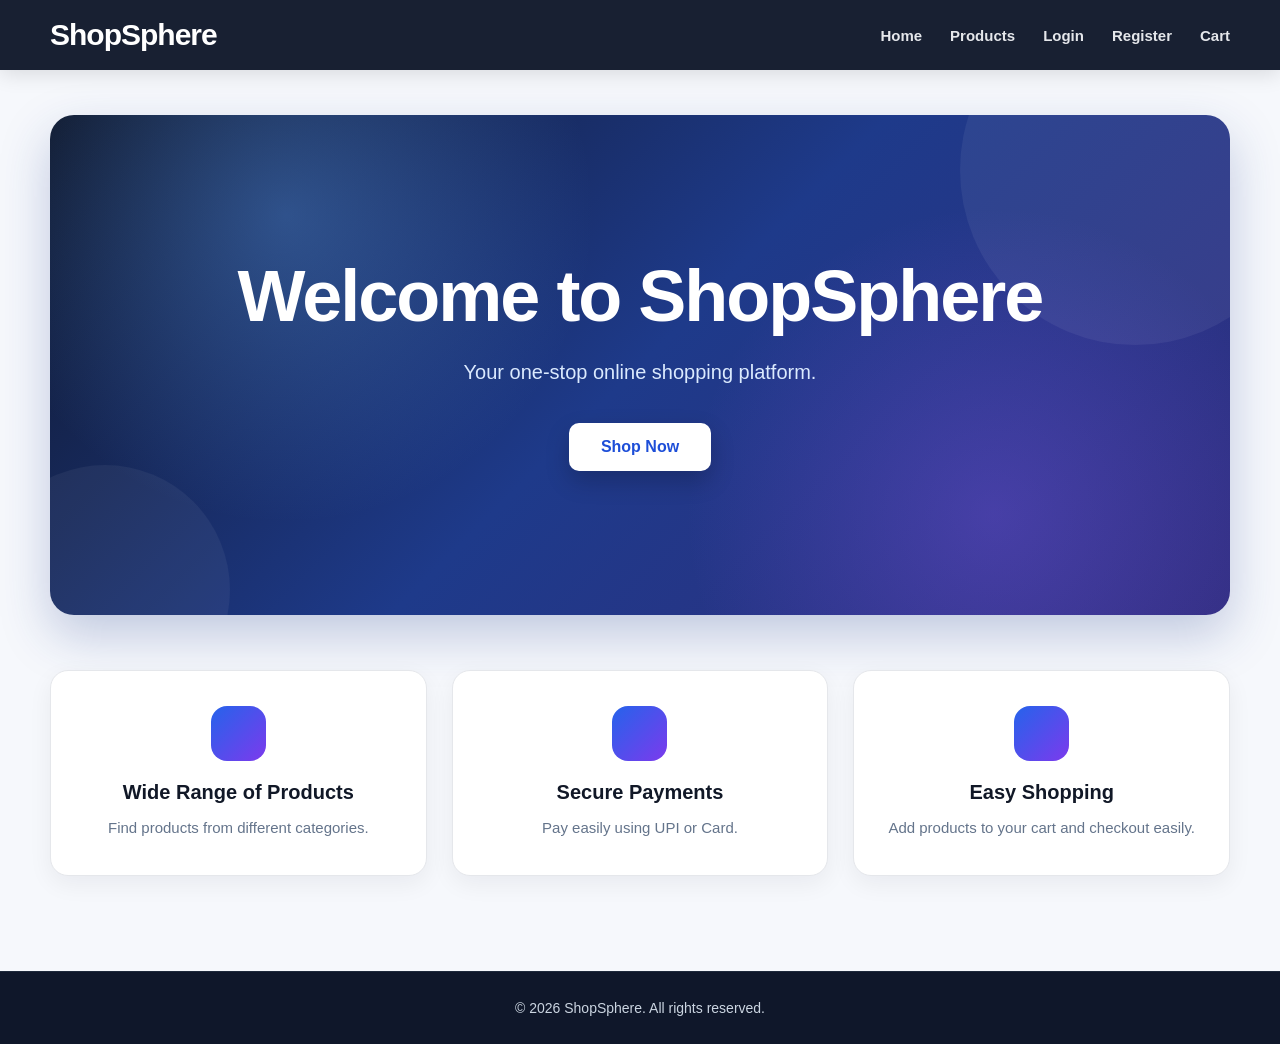
<file: src/main/webapp/index.html>
<!DOCTYPE html>
<html lang="en">

<head>
    <meta charset="UTF-8">
    <meta name="viewport" content="width=device-width, initial-scale=1.0">

    <title>ShopSphere - Online Shopping</title>

    <link rel="stylesheet" href="css/style.css">
</head>

<body>

    <header>
        <h1>ShopSphere</h1>

        <nav>
            <a href="index.html">Home</a>
            <a href="products.html">Products</a>
            <a href="login.html">Login</a>
            <a href="register.html">Register</a>
            <a href="cart.html">Cart</a>
        </nav>
    </header>

    <main>

        <section class="hero">

            <h2>Welcome to ShopSphere</h2>

            <p>
                Your one-stop online shopping platform.
            </p>

            <a href="products.html">
                <button>Shop Now</button>
            </a>

        </section>

        <section class="features">

            <div>
                <h3>Wide Range of Products</h3>
                <p>Find products from different categories.</p>
            </div>

            <div>
                <h3>Secure Payments</h3>
                <p>Pay easily using UPI or Card.</p>
            </div>

            <div>
                <h3>Easy Shopping</h3>
                <p>Add products to your cart and checkout easily.</p>
            </div>

        </section>

    </main>

    <footer>

        <p>
            &copy; 2026 ShopSphere. All rights reserved.
        </p>

    </footer>

    <script src="js/main.js"></script>

</body>

</html>
</file>
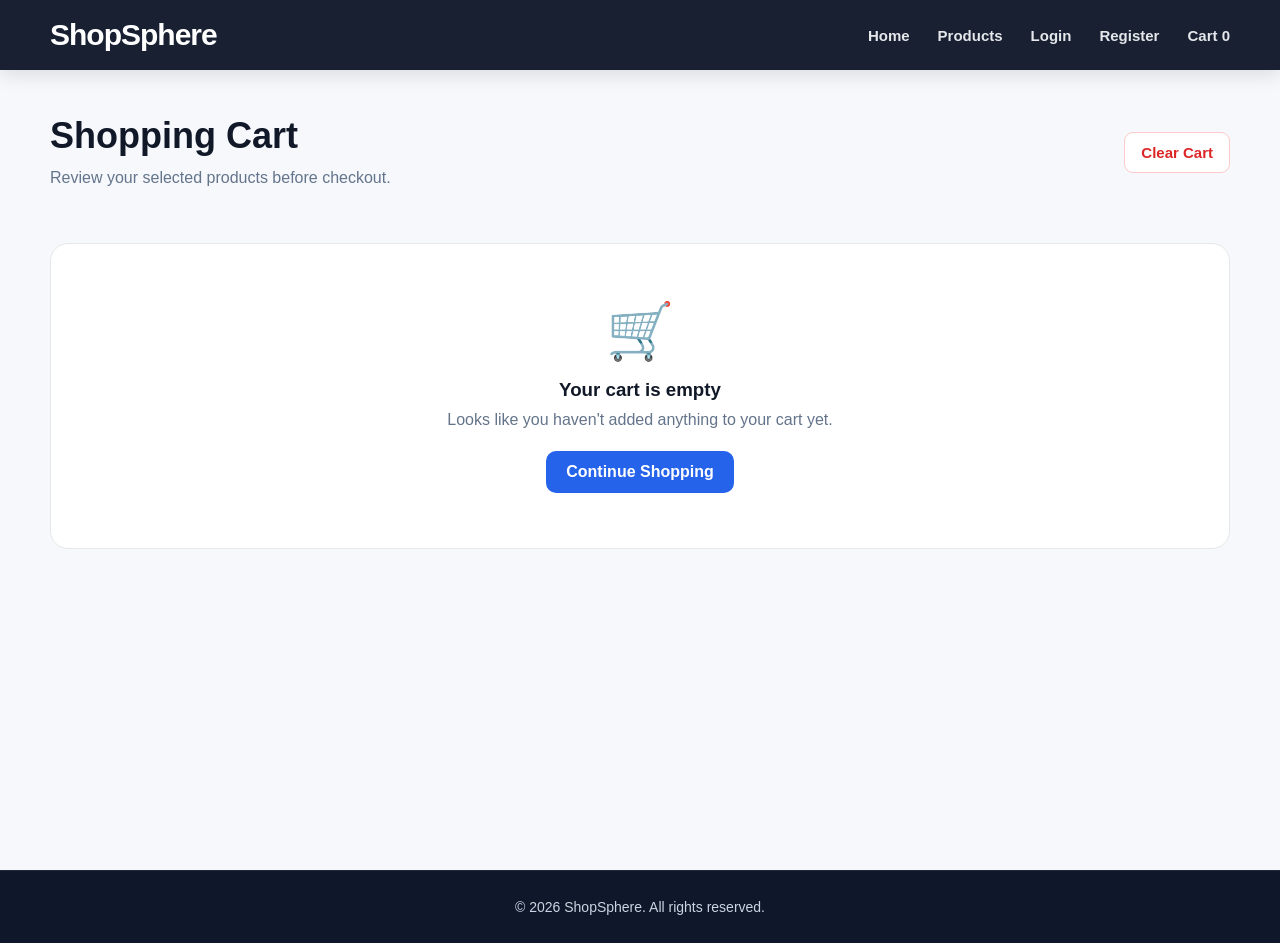
<file: src/main/webapp/cart.html>
<!DOCTYPE html>
<html lang="en">

<head>
    <meta charset="UTF-8">
    <meta name="viewport" content="width=device-width, initial-scale=1.0">

    <title>Cart - ShopSphere</title>

    <link rel="stylesheet" href="css/style.css">
    <link rel="stylesheet" href="css/cart.css">
</head>

<body>

    <!-- =========================
         HEADER
    ========================== -->

    <header>

        <h1>ShopSphere</h1>

        <nav>

            <a href="index.html">Home</a>

            <a href="products.html">Products</a>

            <a href="login.html">Login</a>

            <a href="register.html">Register</a>

            <a href="cart.html">
                Cart
                <span id="cart-count">0</span>
            </a>

        </nav>

    </header>


    <!-- =========================
         MAIN
    ========================== -->

    <main>

        <section class="cart-section">

            <!-- CART HEADING -->

            <div class="cart-heading">

                <div>

                    <h2>Shopping Cart</h2>

                    <p id="cart-subtitle">
                        Review your selected products before checkout.
                    </p>

                </div>


                <button id="clear-cart" class="clear-cart-btn" type="button">

                    Clear Cart

                </button>

            </div>


            <!-- =========================
                 CART CONTENT
            ========================== -->

            <div id="cart-container">

                <!-- JavaScript will generate cart items here -->

            </div>


            <!-- =========================
                 EMPTY CART
            ========================== -->

            <div id="empty-cart" class="empty-cart" style="display: none;">

                <div class="empty-cart-icon">
                    🛒
                </div>

                <h3>
                    Your cart is empty
                </h3>

                <p>
                    Looks like you haven't added anything to your cart yet.
                </p>

                <a href="products.html">
                    Continue Shopping
                </a>

            </div>


            <!-- =========================
                 CART SUMMARY
            ========================== -->

            <div id="cart-summary" class="cart-summary" style="display: none;">

                <div class="summary-row">

                    <span>
                        Items
                    </span>

                    <strong id="summary-items">
                        0
                    </strong>

                </div>


                <div class="summary-row">

                    <span>
                        Subtotal
                    </span>

                    <strong id="summary-subtotal">
                        ₹0
                    </strong>

                </div>


                <div class="summary-row">

                    <span>
                        Shipping
                    </span>

                    <strong id="summary-shipping">
                        FREE
                    </strong>

                </div>


                <div class="summary-divider"></div>


                <div class="summary-total">

                    <span>
                        Total
                    </span>

                    <strong id="summary-total">
                        ₹0
                    </strong>

                </div>


                <a href="checkout.html" class="checkout-btn">

                    Proceed to Checkout

                </a>


                <a href="products.html" class="continue-shopping">

                    ← Continue Shopping

                </a>

            </div>

        </section>

    </main>


    <!-- =========================
         FOOTER
    ========================== -->

    <footer>

        <p>
            &copy; 2026 ShopSphere. All rights reserved.
        </p>

    </footer>


    <!-- CART JAVASCRIPT -->

    <script src="js/cart.js"></script>

</body>

</html>
</file>
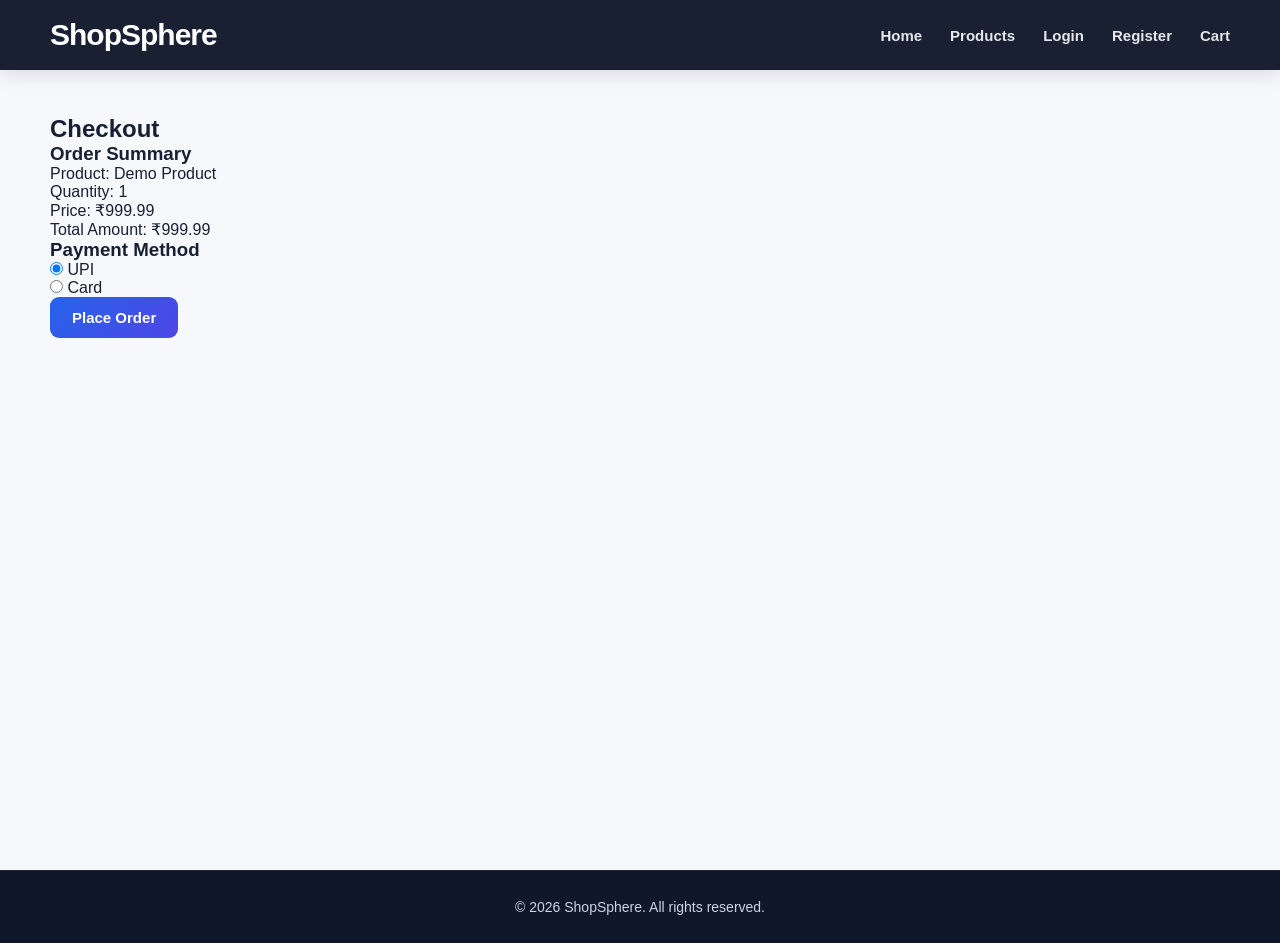
<file: src/main/webapp/checkout.html>
<!DOCTYPE html>
<html lang="en">

<head>
    <meta charset="UTF-8">
    <meta name="viewport" content="width=device-width, initial-scale=1.0">

    <title>Checkout - ShopSphere</title>

    <link rel="stylesheet" href="css/style.css">
    <link rel="stylesheet" href="css/cart.css">
</head>

<body>

    <header>

        <h1>ShopSphere</h1>

        <nav>
            <a href="index.html">Home</a>
            <a href="products.html">Products</a>
            <a href="login.html">Login</a>
            <a href="register.html">Register</a>
            <a href="cart.html">Cart</a>
        </nav>

    </header>

    <main>

        <section class="checkout-section">

            <h2>Checkout</h2>

            <div class="checkout-container">

                <div class="order-summary">

                    <h3>Order Summary</h3>

                    <p>
                        Product: Demo Product
                    </p>

                    <p>
                        Quantity: 1
                    </p>

                    <p>
                        Price: ₹999.99
                    </p>

                    <p class="total">
                        Total Amount: ₹999.99
                    </p>

                </div>

                <div class="payment-section">

                    <h3>Payment Method</h3>

                    <form action="checkout" method="post">

                        <input type="hidden" name="userId" value="1">

                        <input type="hidden" name="productId" value="1">

                        <input type="hidden" name="quantity" value="1">

                        <div class="payment-option">

                            <input type="radio" id="upi" name="paymentMethod" value="UPI" checked>

                            <label for="upi">
                                UPI
                            </label>

                        </div>

                        <div class="payment-option">

                            <input type="radio" id="card" name="paymentMethod" value="CARD">

                            <label for="card">
                                Card
                            </label>

                        </div>

                        <button type="submit">
                            Place Order
                        </button>

                    </form>

                </div>

            </div>

        </section>

    </main>

    <footer>

        <p>
            &copy; 2026 ShopSphere. All rights reserved.
        </p>

    </footer>

</body>

</html>
</file>
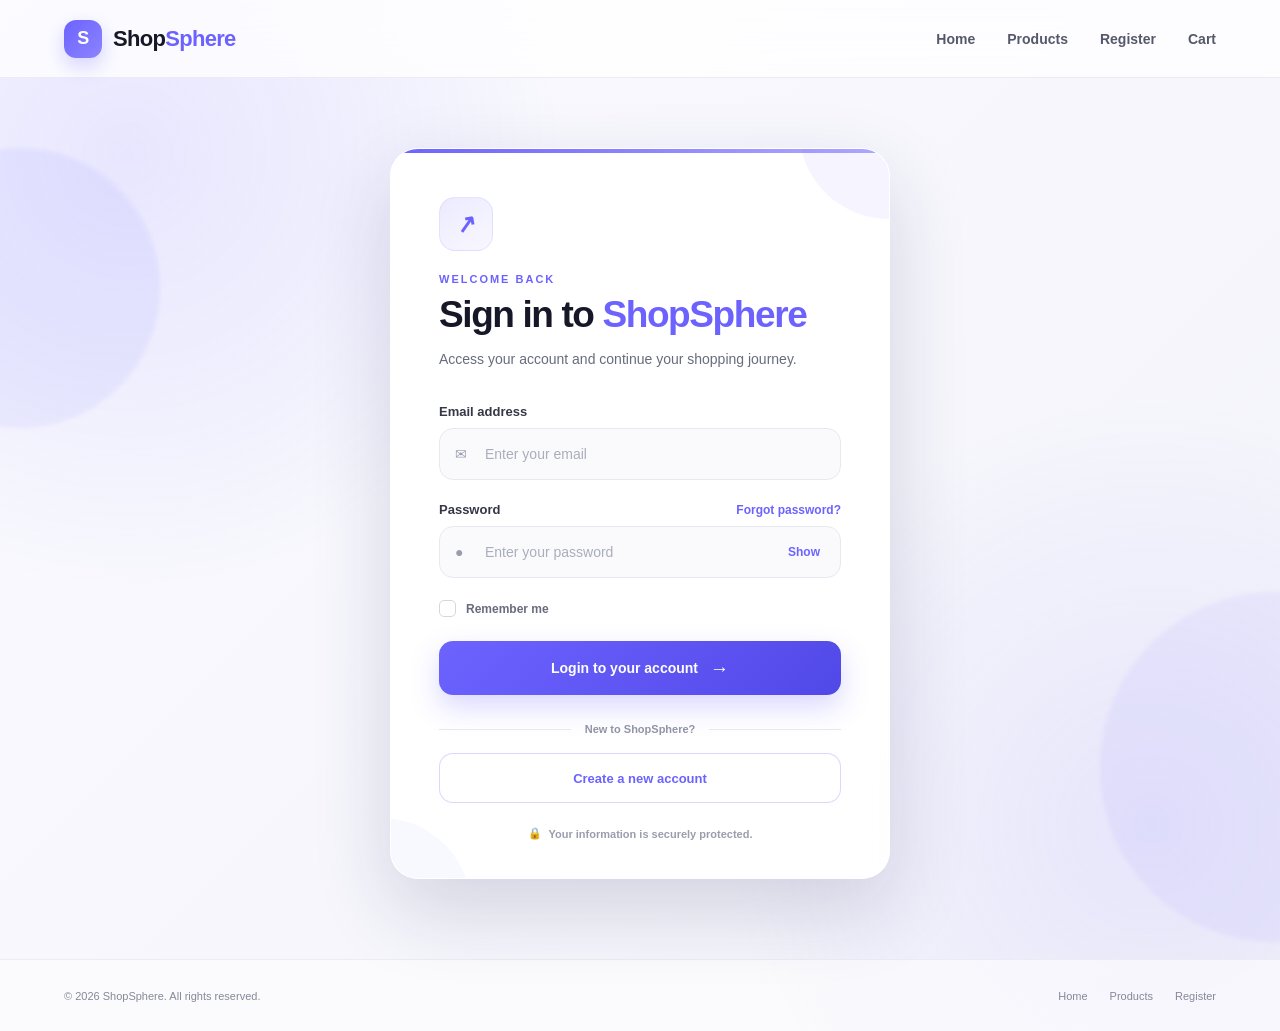
<file: src/main/webapp/login.html>
<!DOCTYPE html>
<html lang="en">

<head>
    <meta charset="UTF-8">
    <meta name="viewport" content="width=device-width, initial-scale=1.0">

    <title>Login - ShopSphere</title>

    <link rel="stylesheet" href="css/login.css">
</head>

<body>

    <header class="site-header">
        <a href="index.html" class="logo" aria-label="ShopSphere Home">
            <span class="logo-mark">S</span>
            <span>Shop<span>Sphere</span></span>
        </a>

        <nav class="main-nav" aria-label="Main navigation">
            <a href="index.html">Home</a>
            <a href="products.html">Products</a>
            <a href="register.html">Register</a>
            <a href="cart.html">Cart</a>
        </nav>
    </header>

    <main class="login-page">

        <section class="login-card" aria-labelledby="login-title">

            <div class="login-decoration decoration-one"></div>
            <div class="login-decoration decoration-two"></div>

            <div class="login-content">

                <div class="welcome-icon" aria-hidden="true">
                    <span>↗</span>
                </div>

                <p class="eyebrow">WELCOME BACK</p>

                <h1 id="login-title">Sign in to <span>ShopSphere</span></h1>

                <p class="login-subtitle">
                    Access your account and continue your shopping journey.
                </p>

                <form action="login" method="post" class="login-form">

                    <div class="form-group">
                        <label for="email">Email address</label>

                        <div class="input-wrapper">
                            <span class="input-icon" aria-hidden="true">✉</span>
                            <input type="email" id="email" name="email" placeholder="Enter your email"
                                autocomplete="email" required>
                        </div>
                    </div>

                    <div class="form-group">
                        <div class="password-label-row">
                            <label for="password">Password</label>
                            <a href="#" class="forgot-link">Forgot password?</a>
                        </div>

                        <div class="input-wrapper">
                            <span class="input-icon" aria-hidden="true">●</span>
                            <input type="password" id="password" name="password" placeholder="Enter your password"
                                autocomplete="current-password" required>
                            <button type="button" class="password-toggle" id="password-toggle"
                                aria-label="Show password">Show</button>
                        </div>
                    </div>

                    <label class="remember-me">
                        <input type="checkbox" name="remember">
                        <span class="custom-checkbox"></span>
                        <span>Remember me</span>
                    </label>

                    <button type="submit" class="login-button">
                        <span>Login to your account</span>
                        <span class="button-arrow" aria-hidden="true">→</span>
                    </button>

                </form>

                <div class="divider">
                    <span>New to ShopSphere?</span>
                </div>

                <a href="register.html" class="register-button">
                    Create a new account
                </a>

                <p class="security-note">
                    <span aria-hidden="true">🔒</span>
                    Your information is securely protected.
                </p>

            </div>
        </section>

    </main>

    <footer class="site-footer">
        <p>&copy; 2026 ShopSphere. All rights reserved.</p>

        <div class="footer-links">
            <a href="index.html">Home</a>
            <a href="products.html">Products</a>
            <a href="register.html">Register</a>
        </div>
    </footer>

    <script>
        const passwordInput = document.getElementById("password");
        const passwordToggle = document.getElementById("password-toggle");

        passwordToggle.addEventListener("click", () => {
            const isPassword = passwordInput.type === "password";

            passwordInput.type = isPassword ? "text" : "password";
            passwordToggle.textContent = isPassword ? "Hide" : "Show";
            passwordToggle.setAttribute(
                "aria-label",
                isPassword ? "Hide password" : "Show password"
            );
        });
    </script>

</body>

</html>
</file>
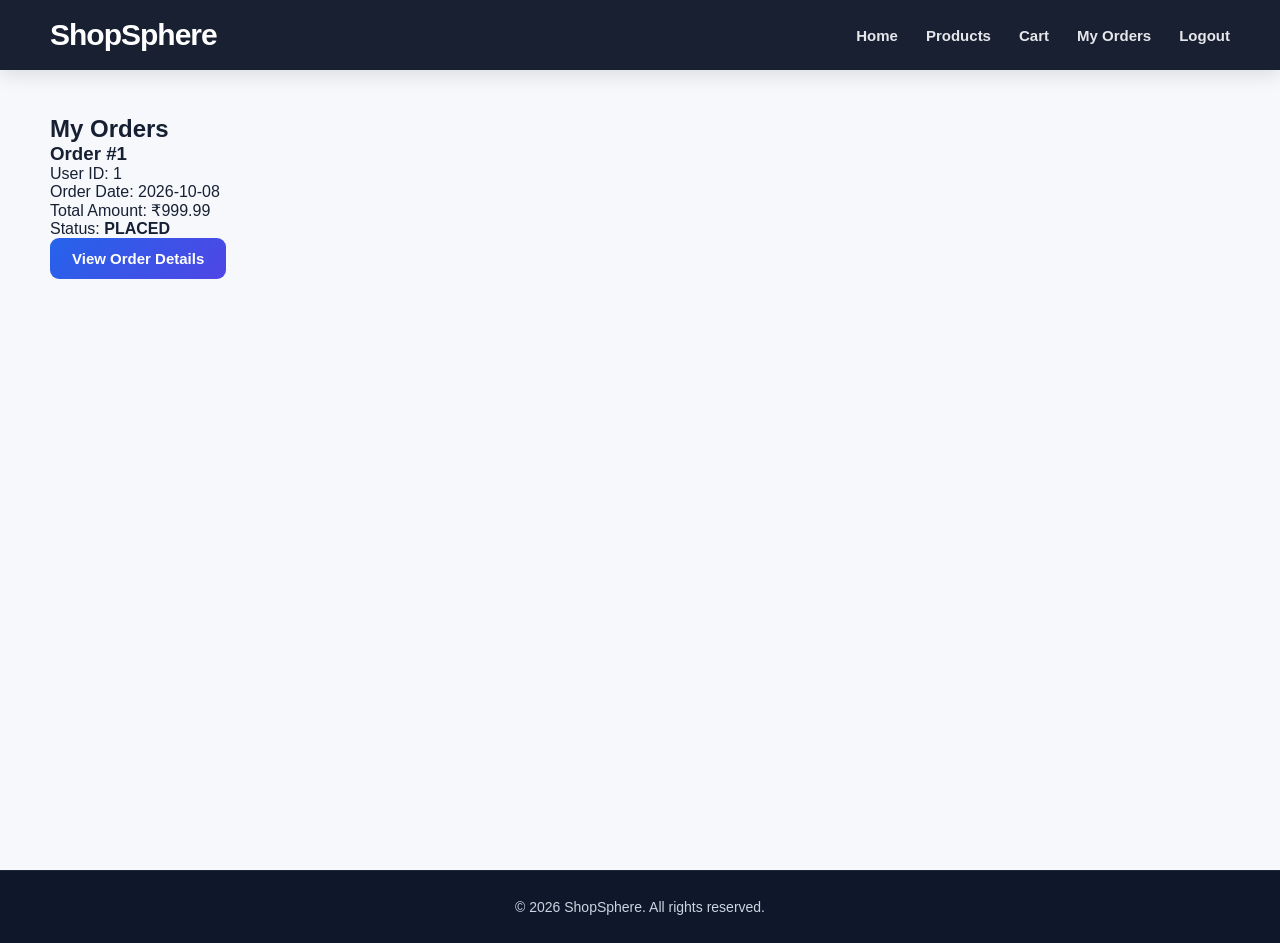
<file: src/main/webapp/orders.html>
<!DOCTYPE html>
<html lang="en">

<head>
    <meta charset="UTF-8">
    <meta name="viewport" content="width=device-width, initial-scale=1.0">

    <title>My Orders - ShopSphere</title>

    <link rel="stylesheet" href="css/style.css">
</head>

<body>

    <header>

        <h1>ShopSphere</h1>

        <nav>
            <a href="index.html">Home</a>
            <a href="products.html">Products</a>
            <a href="cart.html">Cart</a>
            <a href="orders.html">My Orders</a>
            <a href="logout">Logout</a>
        </nav>

    </header>

    <main>

        <section class="orders-section">

            <h2>My Orders</h2>

            <div class="order-card">

                <h3>Order #1</h3>

                <p>
                    User ID: 1
                </p>

                <p>
                    Order Date: 2026-10-08
                </p>

                <p>
                    Total Amount: ₹999.99
                </p>

                <p>
                    Status:
                    <strong>PLACED</strong>
                </p>

                <a href="orders?id=1">
                    <button>
                        View Order Details
                    </button>
                </a>

            </div>

        </section>

    </main>

    <footer>

        <p>
            &copy; 2026 ShopSphere. All rights reserved.
        </p>

    </footer>

</body>

</html>
</file>
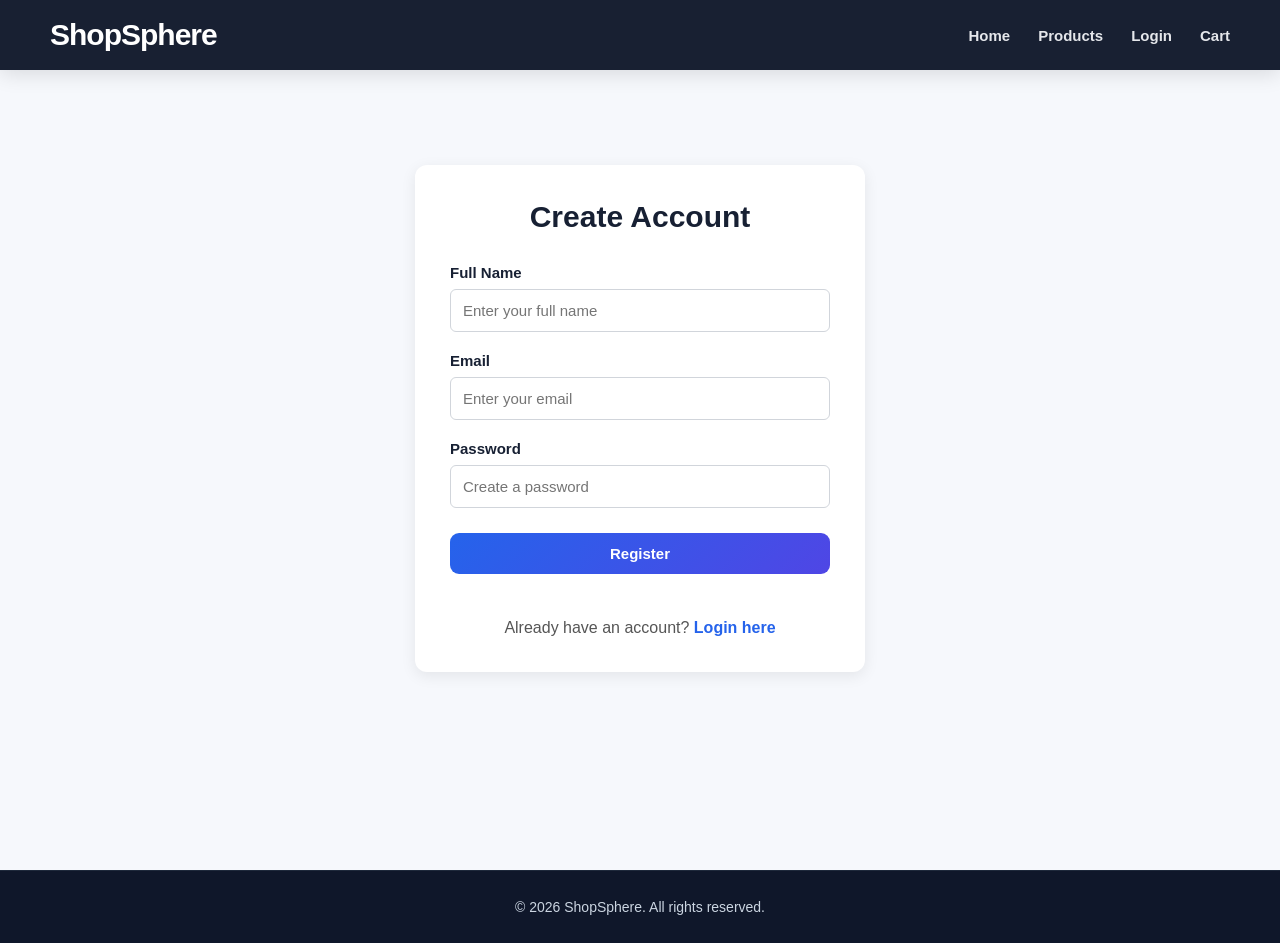
<file: src/main/webapp/register.html>
<!DOCTYPE html>
<html lang="en">

<head>
    <meta charset="UTF-8">
    <meta name="viewport" content="width=device-width, initial-scale=1.0">

    <title>Register - ShopSphere</title>

    <link rel="stylesheet" href="css/style.css">
    <link rel="stylesheet" href="css/auth.css">
</head>

<body>

    <header>
        <h1>ShopSphere</h1>

        <nav>
            <a href="index.html">Home</a>
            <a href="products.html">Products</a>
            <a href="login.html">Login</a>
            <a href="cart.html">Cart</a>
        </nav>
    </header>

    <main>
        <section class="auth-container">

            <h2>Create Account</h2>

            <form id="registerForm">

                <!-- Full Name -->
                <div class="form-group">
                    <label for="name">Full Name</label>

                    <input type="text" id="name" name="name" placeholder="Enter your full name" autocomplete="name"
                        maxlength="100" required>
                </div>

                <!-- Email -->
                <div class="form-group">
                    <label for="email">Email</label>

                    <input type="email" id="email" name="email" placeholder="Enter your email" autocomplete="email"
                        maxlength="150" required>
                </div>

                <!-- Password -->
                <div class="form-group">
                    <label for="password">Password</label>

                    <input type="password" id="password" name="password" placeholder="Create a password"
                        autocomplete="new-password" minlength="8" maxlength="128" required>
                </div>

                <!-- Register Button -->
                <button type="submit" id="registerButton">
                    Register
                </button>

                <!-- Server Message -->
                <p id="registerMessage" role="status" aria-live="polite">
                </p>

            </form>

            <p>
                Already have an account?
                <a href="login.html">Login here</a>
            </p>

        </section>
    </main>

    <footer>
        <p>&copy; 2026 ShopSphere. All rights reserved.</p>
    </footer>


    <script>

        /* =====================================================
           REGISTER FORM
        ===================================================== */

        const registerForm =
            document.getElementById("registerForm");

        const registerButton =
            document.getElementById("registerButton");

        const registerMessage =
            document.getElementById("registerMessage");


        /* =====================================================
           SHOW MESSAGE
        ===================================================== */

        function showMessage(message) {
            registerMessage.textContent = message;
        }


        /* =====================================================
           REGISTER
        ===================================================== */

        registerForm.addEventListener(
            "submit",
            async function (event) {

                event.preventDefault();

                showMessage("");

                registerButton.disabled = true;
                registerButton.textContent =
                    "Creating account...";


                try {

                    /*
                     * IMPORTANT:
                     * RegisterServlet is mapped to:
                     *
                     * @WebServlet("/register")
                     *
                     * Therefore we send the request to:
                     *
                     * register
                     */


                    const response = await fetch(
                        `${window.location.origin}/ShopSphere/register`,
                        {
                            method: "POST",
                            body: new FormData(registerForm)
                        }
                    );



                    /*
                     * Read the server response.
                     */

                    const contentType =
                        response.headers.get(
                            "content-type"
                        ) || "";


                    let result;


                    if (
                        contentType.includes(
                            "application/json"
                        )
                    ) {

                        result =
                            await response.json();

                    } else {

                        /*
                         * If Tomcat sends a normal
                         * error page instead of JSON,
                         * read it as text.
                         */

                        const text =
                            await response.text();

                        result = {
                            message:
                                text ||
                                "Server returned an unexpected response."
                        };
                    }


                    /*
                     * SUCCESS
                     */

                    if (response.ok) {

                        showMessage(
                            result.message ||
                            "Registration successful!"
                        );

                        registerForm.reset();

                    }


                    /*
                     * SERVER / VALIDATION ERROR
                     */

                    else {

                        showMessage(
                            result.message ||
                            "Registration failed. Please try again."
                        );
                    }

                }


                /*
                 * NETWORK ERROR
                 */

                catch (error) {

                    console.error(
                        "Registration error:",
                        error
                    );

                    showMessage(
                        "Unable to connect to the server. " +
                        "Please make sure Tomcat is running."
                    );

                }


                finally {

                    registerButton.disabled = false;

                    registerButton.textContent =
                        "Register";
                }

            }
        );

    </script>

</body>

</html>
</file>
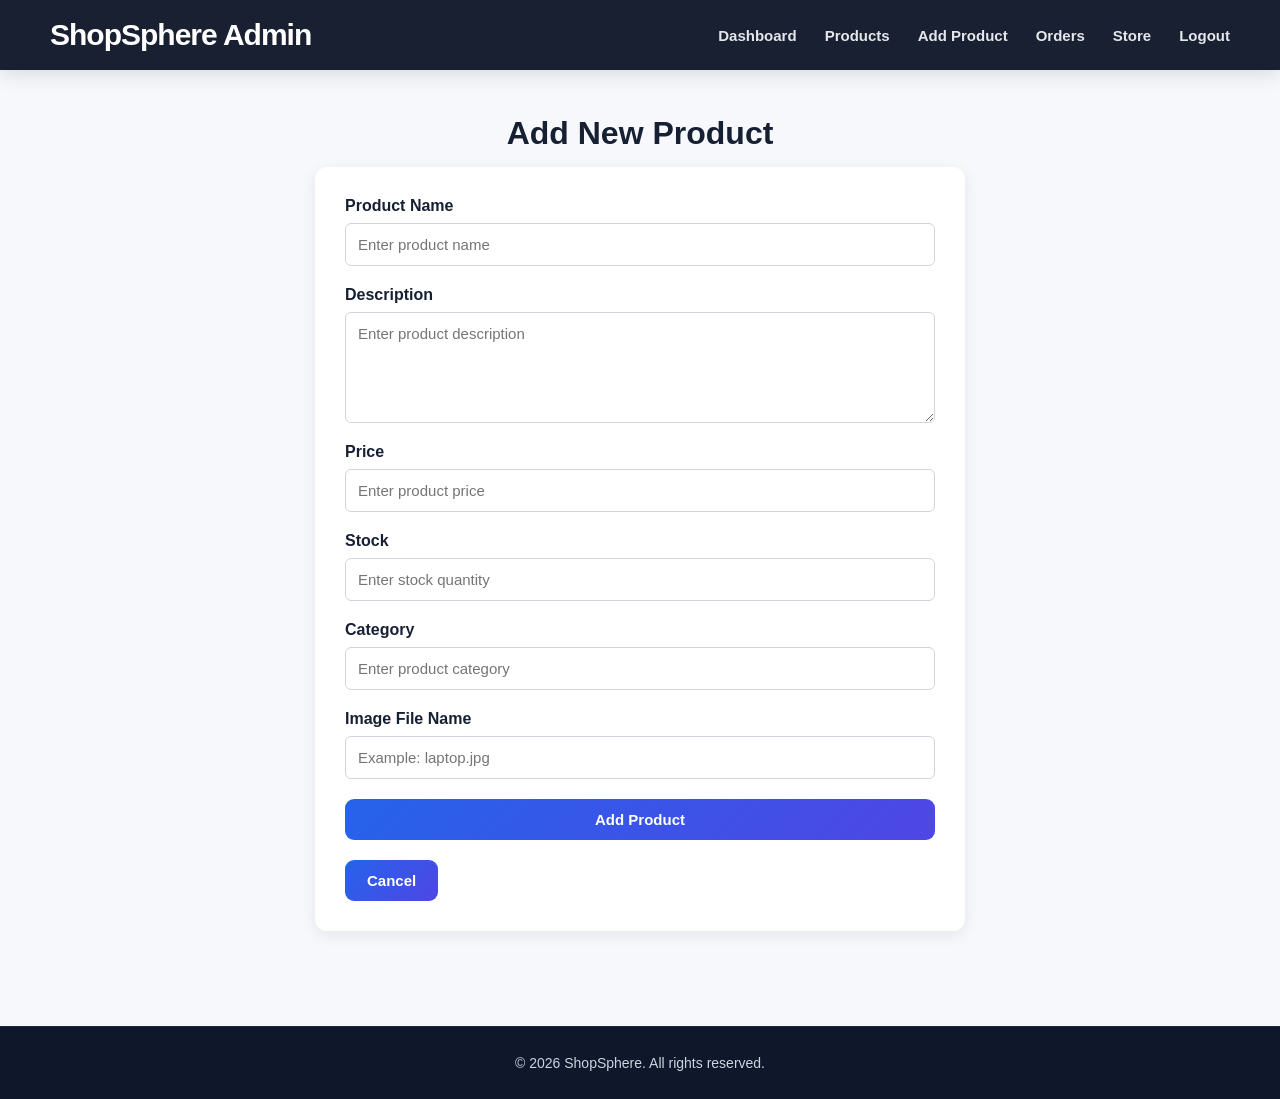
<file: src/main/webapp/admin/add-product.html>
<!DOCTYPE html>
<html lang="en">

<head>
    <meta charset="UTF-8">
    <meta name="viewport" content="width=device-width, initial-scale=1.0">

    <title>Add Product - ShopSphere</title>

    <link rel="stylesheet" href="../css/style.css">
    <link rel="stylesheet" href="../css/admin.css">
</head>

<body>

    <header>

        <h1>ShopSphere Admin</h1>

        <nav>
            <a href="dashboard.html">Dashboard</a>
            <a href="products.html">Products</a>
            <a href="add-product.html">Add Product</a>
            <a href="orders.html">Orders</a>
            <a href="../index.html">Store</a>
            <a href="../logout">Logout</a>
        </nav>

    </header>

    <main>

        <section class="admin-form">

            <h2>Add New Product</h2>

            <form action="../admin" method="post">

                <input type="hidden" name="action" value="addProduct">

                <div class="form-group">

                    <label for="name">
                        Product Name
                    </label>

                    <input type="text" id="name" name="name" placeholder="Enter product name" required>

                </div>

                <div class="form-group">

                    <label for="description">
                        Description
                    </label>

                    <textarea id="description" name="description" placeholder="Enter product description" rows="5"
                        required></textarea>

                </div>

                <div class="form-group">

                    <label for="price">
                        Price
                    </label>

                    <input type="number" id="price" name="price" placeholder="Enter product price" min="0" step="0.01"
                        required>

                </div>

                <div class="form-group">

                    <label for="stock">
                        Stock
                    </label>

                    <input type="number" id="stock" name="stock" placeholder="Enter stock quantity" min="0" required>

                </div>

                <div class="form-group">

                    <label for="category">
                        Category
                    </label>

                    <input type="text" id="category" name="category" placeholder="Enter product category" required>

                </div>

                <div class="form-group">

                    <label for="image">
                        Image File Name
                    </label>

                    <input type="text" id="image" name="image" placeholder="Example: laptop.jpg">

                </div>

                <button type="submit">
                    Add Product
                </button>

                <a href="products.html">
                    <button type="button">
                        Cancel
                    </button>
                </a>

            </form>

        </section>

    </main>

    <footer>

        <p>
            &copy; 2026 ShopSphere. All rights reserved.
        </p>

    </footer>

</body>

</html>
</file>
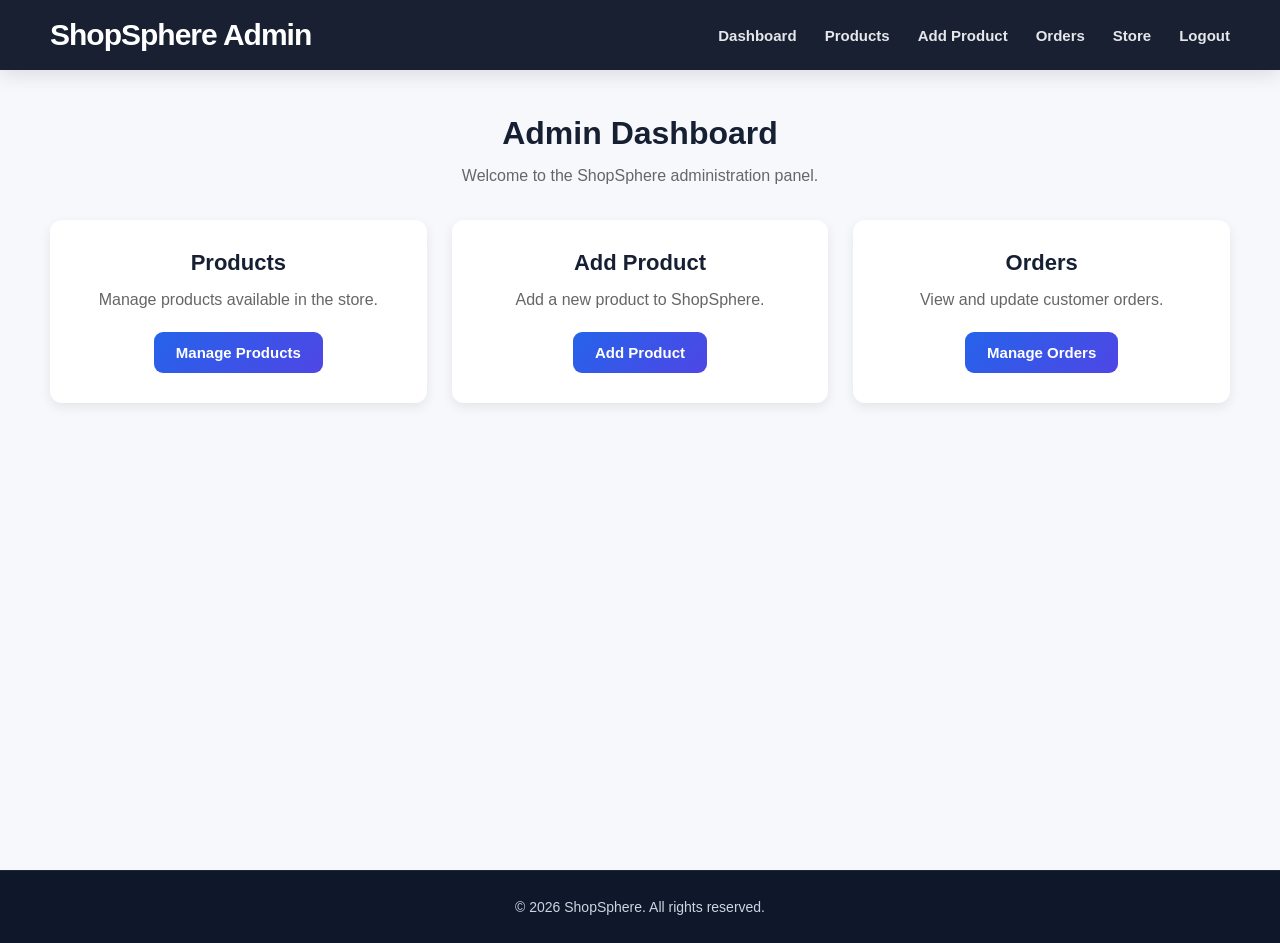
<file: src/main/webapp/admin/dashboard.html>
<!DOCTYPE html>
<html lang="en">

<head>
    <meta charset="UTF-8">
    <meta name="viewport" content="width=device-width, initial-scale=1.0">

    <title>Admin Dashboard - ShopSphere</title>

    <link rel="stylesheet" href="../css/style.css">
    <link rel="stylesheet" href="../css/admin.css">
</head>

<body>

    <header>

        <h1>ShopSphere Admin</h1>

        <nav>
            <a href="dashboard.html">Dashboard</a>
            <a href="products.html">Products</a>
            <a href="add-product.html">Add Product</a>
            <a href="orders.html">Orders</a>
            <a href="../index.html">Store</a>
            <a href="../logout">Logout</a>
        </nav>

    </header>

    <main>

        <section class="admin-dashboard">

            <h2>Admin Dashboard</h2>

            <p>
                Welcome to the ShopSphere administration panel.
            </p>

            <div class="admin-cards">

                <div class="admin-card">

                    <h3>Products</h3>

                    <p>
                        Manage products available in the store.
                    </p>

                    <a href="products.html">
                        <button>
                            Manage Products
                        </button>
                    </a>

                </div>

                <div class="admin-card">

                    <h3>Add Product</h3>

                    <p>
                        Add a new product to ShopSphere.
                    </p>

                    <a href="add-product.html">
                        <button>
                            Add Product
                        </button>
                    </a>

                </div>

                <div class="admin-card">

                    <h3>Orders</h3>

                    <p>
                        View and update customer orders.
                    </p>

                    <a href="orders.html">
                        <button>
                            Manage Orders
                        </button>
                    </a>

                </div>

            </div>

        </section>

    </main>

    <footer>

        <p>
            &copy; 2026 ShopSphere. All rights reserved.
        </p>

    </footer>

</body>

</html>
</file>
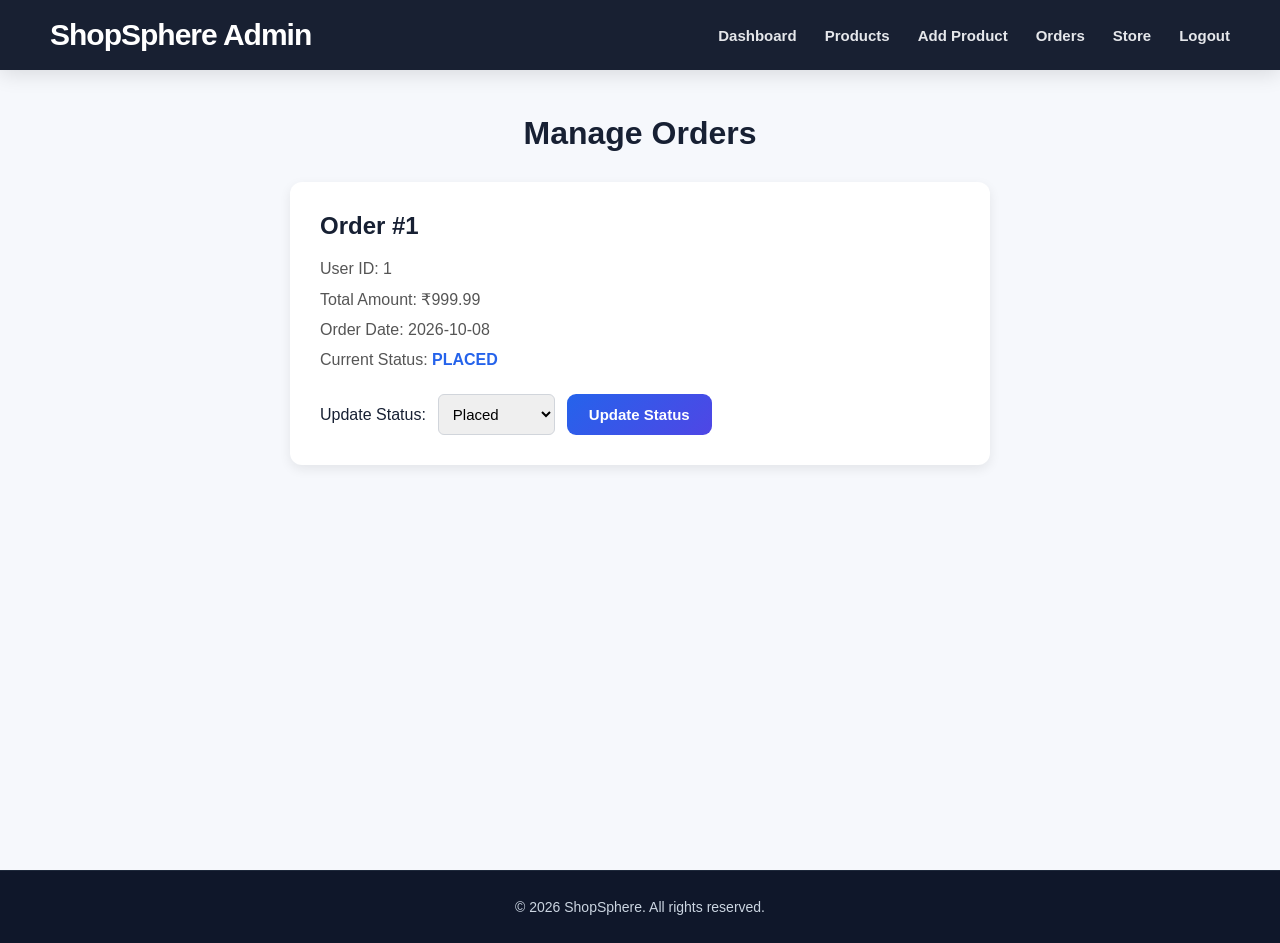
<file: src/main/webapp/admin/orders.html>
<!DOCTYPE html>
<html lang="en">

<head>
    <meta charset="UTF-8">
    <meta name="viewport" content="width=device-width, initial-scale=1.0">

    <title>Manage Orders - ShopSphere</title>

    <link rel="stylesheet" href="../css/style.css">
    <link rel="stylesheet" href="../css/admin.css">
</head>

<body>

    <header>

        <h1>ShopSphere Admin</h1>

        <nav>
            <a href="dashboard.html">Dashboard</a>
            <a href="products.html">Products</a>
            <a href="add-product.html">Add Product</a>
            <a href="orders.html">Orders</a>
            <a href="../index.html">Store</a>
            <a href="../logout">Logout</a>
        </nav>

    </header>

    <main>

        <section class="admin-orders">

            <h2>Manage Orders</h2>

            <div class="admin-order-card">

                <h3>Order #1</h3>

                <p>
                    User ID: 1
                </p>

                <p>
                    Total Amount: ₹999.99
                </p>

                <p>
                    Order Date: 2026-10-08
                </p>

                <p>
                    Current Status:
                    <strong>PLACED</strong>
                </p>

                <form action="../orders" method="post">

                    <input type="hidden" name="orderId" value="1">

                    <label for="status">
                        Update Status:
                    </label>

                    <select id="status" name="status" required>

                        <option value="PLACED">
                            Placed
                        </option>

                        <option value="PROCESSING">
                            Processing
                        </option>

                        <option value="SHIPPED">
                            Shipped
                        </option>

                        <option value="DELIVERED">
                            Delivered
                        </option>

                        <option value="CANCELLED">
                            Cancelled
                        </option>

                    </select>

                    <button type="submit">
                        Update Status
                    </button>

                </form>

            </div>

        </section>

    </main>

    <footer>

        <p>
            &copy; 2026 ShopSphere. All rights reserved.
        </p>

    </footer>

</body>

</html>
</file>
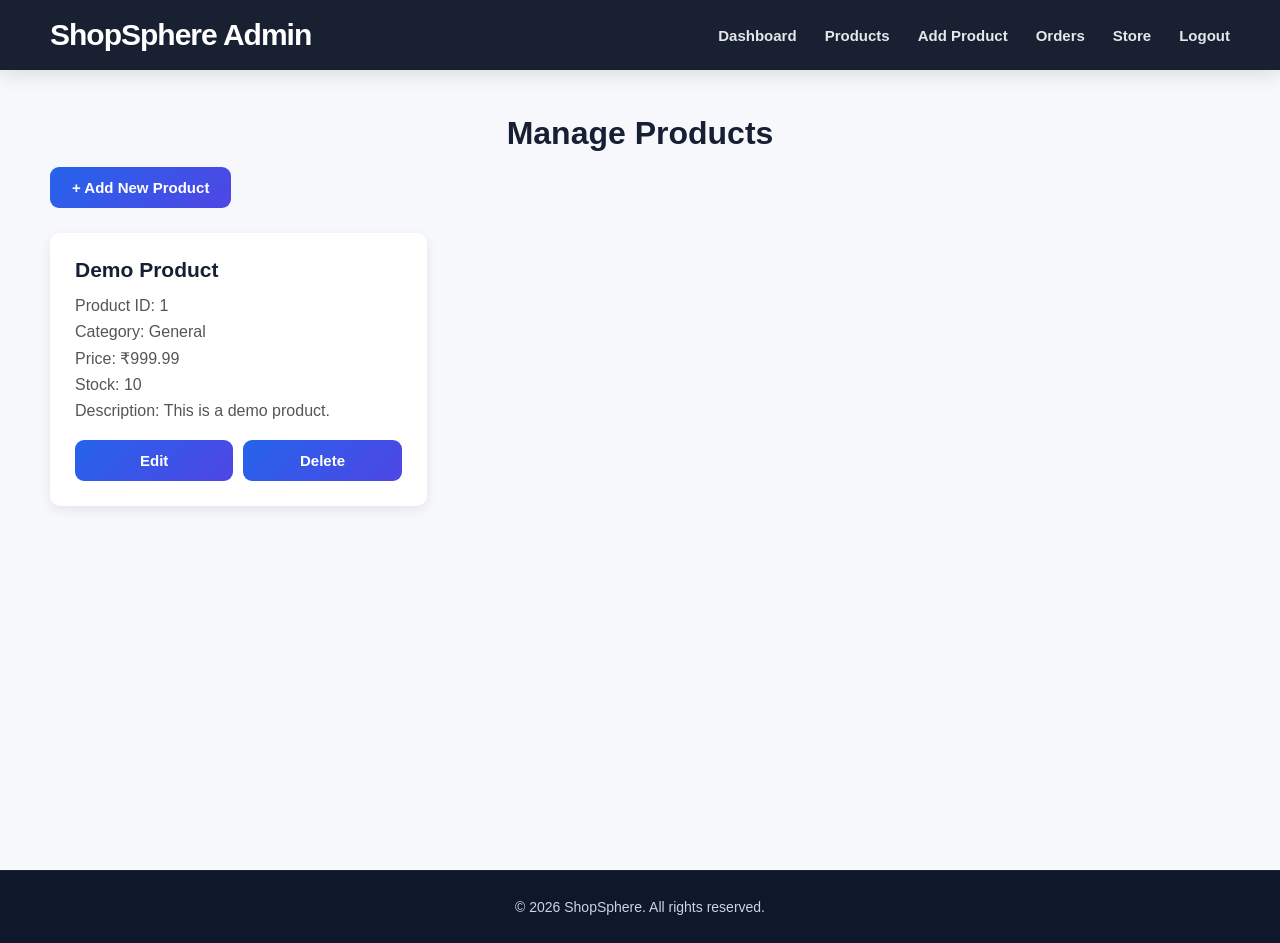
<file: src/main/webapp/admin/products.html>
<!DOCTYPE html>
<html lang="en">

<head>
    <meta charset="UTF-8">
    <meta name="viewport" content="width=device-width, initial-scale=1.0">

    <title>Manage Products - ShopSphere</title>

    <link rel="stylesheet" href="../css/style.css">
    <link rel="stylesheet" href="../css/admin.css">
</head>

<body>

    <header>

        <h1>ShopSphere Admin</h1>

        <nav>
            <a href="dashboard.html">Dashboard</a>
            <a href="products.html">Products</a>
            <a href="add-product.html">Add Product</a>
            <a href="orders.html">Orders</a>
            <a href="../index.html">Store</a>
            <a href="../logout">Logout</a>
        </nav>

    </header>

    <main>

        <section class="admin-products">

            <h2>Manage Products</h2>

            <a href="add-product.html">
                <button>
                    + Add New Product
                </button>
            </a>

            <div class="admin-product-list">

                <div class="admin-product-card">

                    <h3>Demo Product</h3>

                    <p>
                        Product ID: 1
                    </p>

                    <p>
                        Category: General
                    </p>

                    <p>
                        Price: ₹999.99
                    </p>

                    <p>
                        Stock: 10
                    </p>

                    <p>
                        Description: This is a demo product.
                    </p>

                    <div class="admin-actions">

                        <button>
                            Edit
                        </button>

                        <button>
                            Delete
                        </button>

                    </div>

                </div>

            </div>

        </section>

    </main>

    <footer>

        <p>
            &copy; 2026 ShopSphere. All rights reserved.
        </p>

    </footer>

</body>

</html>
</file>
<file: src/main/webapp/css/style.css>
/* =========================================
   ShopSphere - Modern Global Styles
   ========================================= */

* {
    margin: 0;
    padding: 0;
    box-sizing: border-box;
}

html {
    scroll-behavior: smooth;
}

body {
    font-family: Arial, Helvetica, sans-serif;
    background: #f6f8fc;
    color: #172033;
    min-height: 100vh;
}

/* =========================================
   HEADER
   ========================================= */

header {
    background: rgba(15, 23, 42, 0.96);
    color: white;
    padding: 18px 50px;
    display: flex;
    justify-content: space-between;
    align-items: center;
    position: sticky;
    top: 0;
    z-index: 1000;
    box-shadow: 0 4px 20px rgba(0, 0, 0, 0.12);
}

header h1 {
    font-size: 30px;
    font-weight: 800;
    letter-spacing: -1px;
}

nav {
    display: flex;
    align-items: center;
    gap: 28px;
}

nav a {
    color: #e5e7eb;
    text-decoration: none;
    font-size: 15px;
    font-weight: 600;
    position: relative;
    transition: color 0.25s ease;
}

nav a::after {
    content: "";
    position: absolute;
    left: 0;
    bottom: -7px;
    width: 0;
    height: 2px;
    background: #60a5fa;
    transition: width 0.25s ease;
}

nav a:hover {
    color: white;
}

nav a:hover::after {
    width: 100%;
}

/* =========================================
   MAIN
   ========================================= */

main {
    min-height: calc(100vh - 150px);
    padding: 45px 50px;
}

/* =========================================
   HERO SECTION
   ========================================= */

.hero {
    position: relative;
    overflow: hidden;
    min-height: 500px;

    display: flex;
    flex-direction: column;
    justify-content: center;
    align-items: center;

    text-align: center;

    padding: 70px 30px;

    border-radius: 24px;

    background:
        radial-gradient(circle at 20% 20%,
            rgba(96, 165, 250, 0.35),
            transparent 30%),
        radial-gradient(circle at 80% 80%,
            rgba(139, 92, 246, 0.30),
            transparent 30%),
        linear-gradient(135deg,
            #0f172a,
            #1e3a8a,
            #312e81);

    color: white;

    box-shadow:
        0 20px 50px rgba(30, 58, 138, 0.25);

    margin-bottom: 55px;
}

.hero::before {
    content: "";
    position: absolute;

    width: 350px;
    height: 350px;

    border-radius: 50%;

    background: rgba(255, 255, 255, 0.06);

    top: -120px;
    right: -80px;
}

.hero::after {
    content: "";
    position: absolute;

    width: 250px;
    height: 250px;

    border-radius: 50%;

    background: rgba(255, 255, 255, 0.05);

    bottom: -100px;
    left: -70px;
}

.hero h2 {
    position: relative;
    z-index: 2;

    font-size: clamp(42px, 6vw, 72px);
    line-height: 1.05;

    max-width: 900px;

    margin-bottom: 22px;

    letter-spacing: -2px;
}

.hero p {
    position: relative;
    z-index: 2;

    font-size: 20px;

    color: #dbeafe;

    max-width: 650px;

    margin-bottom: 35px;

    line-height: 1.6;
}

.hero a {
    position: relative;
    z-index: 2;

    text-decoration: none;
}

.hero button {
    background: white;
    color: #1d4ed8;

    border: none;

    padding: 15px 32px;

    border-radius: 10px;

    font-size: 16px;
    font-weight: 700;

    box-shadow: 0 10px 25px rgba(0, 0, 0, 0.2);

    transition:
        transform 0.25s ease,
        box-shadow 0.25s ease;
}

.hero button:hover {
    background: white;

    transform: translateY(-4px);

    box-shadow: 0 15px 30px rgba(0, 0, 0, 0.3);
}

/* =========================================
   FEATURES
   ========================================= */

.features {
    max-width: 1250px;

    margin: 0 auto;

    display: grid;

    grid-template-columns: repeat(3, 1fr);

    gap: 25px;
}

.features div {
    position: relative;

    background: white;

    padding: 35px 28px;

    border-radius: 18px;

    text-align: center;

    border: 1px solid #e5e7eb;

    box-shadow: 0 8px 25px rgba(15, 23, 42, 0.06);

    transition:
        transform 0.25s ease,
        box-shadow 0.25s ease;
}

.features div:hover {
    transform: translateY(-8px);

    box-shadow: 0 18px 35px rgba(15, 23, 42, 0.10);
}

.features div::before {
    content: "";

    display: block;

    width: 55px;
    height: 55px;

    margin: 0 auto 20px;

    border-radius: 16px;

    background: linear-gradient(135deg,
            #2563eb,
            #7c3aed);
}

.features h3 {
    font-size: 20px;

    margin-bottom: 12px;

    color: #111827;
}

.features p {
    color: #64748b;

    line-height: 1.6;

    font-size: 15px;
}

/* =========================================
   BUTTONS
   ========================================= */

button {
    background: linear-gradient(135deg,
            #2563eb,
            #4f46e5);

    color: white;

    border: none;

    border-radius: 9px;

    padding: 12px 22px;

    font-size: 15px;

    font-weight: 600;

    cursor: pointer;

    transition:
        transform 0.2s ease,
        box-shadow 0.2s ease,
        background 0.2s ease;
}

button:hover {
    background: linear-gradient(135deg,
            #1d4ed8,
            #4338ca);

    transform: translateY(-2px);

    box-shadow: 0 8px 18px rgba(37, 99, 235, 0.25);
}

button:active {
    transform: translateY(0);
}

/* =========================================
   LINKS
   ========================================= */

a {
    color: #2563eb;

    transition: color 0.2s ease;
}

a:hover {
    color: #1d4ed8;
}

/* =========================================
   FOOTER
   ========================================= */

footer {
    background: #0f172a;

    color: #cbd5e1;

    text-align: center;

    padding: 28px 20px;

    margin-top: 50px;

    border-top: 1px solid #1e293b;
}

footer p {
    font-size: 14px;
}

/* =========================================
   SELECTION
   ========================================= */

::selection {
    background: #2563eb;
    color: white;
}

/* =========================================
   SCROLLBAR
   ========================================= */

::-webkit-scrollbar {
    width: 8px;
}

::-webkit-scrollbar-track {
    background: #f1f5f9;
}

::-webkit-scrollbar-thumb {
    background: #94a3b8;
    border-radius: 10px;
}

::-webkit-scrollbar-thumb:hover {
    background: #64748b;
}

/* =========================================
   RESPONSIVE
   ========================================= */

@media (max-width: 900px) {

    header {
        padding: 18px 25px;
    }

    header h1 {
        font-size: 26px;
    }

    nav {
        gap: 16px;
    }

    main {
        padding: 30px 25px;
    }

    .hero {
        min-height: 450px;
    }

    .features {
        grid-template-columns: 1fr;
    }
}

@media (max-width: 650px) {

    header {
        flex-direction: column;

        gap: 18px;

        text-align: center;
    }

    nav {
        flex-wrap: wrap;

        justify-content: center;
    }

    main {
        padding: 20px 15px;
    }

    .hero {
        min-height: 420px;

        padding: 50px 20px;

        border-radius: 18px;
    }

    .hero h2 {
        font-size: 42px;

        letter-spacing: -1px;
    }

    .hero p {
        font-size: 17px;
    }

    .features div {
        padding: 30px 20px;
    }
}
</file>
<file: src/main/webapp/css/cart.css>
/* =====================================
   ShopSphere - Shopping Cart
   ===================================== */

.cart-section {
    width: 100%;
    max-width: 1250px;
    margin: 0 auto;

    display: grid;
    grid-template-columns: minmax(0, 1.7fr) minmax(280px, 0.8fr);
    gap: 24px;

    align-items: start;
}

/* Cart heading */
.cart-heading {
    grid-column: 1 / -1;

    display: flex;
    justify-content: space-between;
    align-items: center;
    gap: 20px;

    margin-bottom: 4px;
}

.cart-heading h2 {
    font-size: clamp(26px, 3vw, 36px);
    color: #111827;
    margin-bottom: 8px;
}

.cart-heading p {
    color: #64748b;
    line-height: 1.6;
}

.clear-cart-btn {
    background: #fff;
    color: #dc2626;
    border: 1px solid #fecaca;
    padding: 11px 16px;
    white-space: nowrap;
}

.clear-cart-btn:hover {
    background: #fef2f2;
    box-shadow: none;
}

/* Product list */
#cart-container {
    grid-column: 1;
    min-width: 0;
    display: flex;
    flex-direction: column;
    gap: 18px;
}

/* Keep product images inside their containers */
#cart-container img {
    display: block;
    width: 140px;
    max-width: 100%;
    height: 140px;
    object-fit: contain;
    object-position: center;

    border-radius: 10px;
}

/* Prevent long text from stretching the layout */
#cart-container * {
    min-width: 0;
    overflow-wrap: anywhere;
}

#cart-container img {
    flex-shrink: 0;
}

/* Product card: works with common cart-item class names */
#cart-container .cart-item,
#cart-container .cart-item-card,
#cart-container .cart-product {
    display: grid;
    grid-template-columns: 140px minmax(0, 1fr);
    align-items: center;
    gap: 20px;

    width: 100%;
    padding: 20px;

    background: #fff;
    border: 1px solid #e5e7eb;
    border-radius: 18px;

    box-shadow: 0 8px 24px rgba(15, 23, 42, 0.04);
}

/* Cart summary */
#cart-summary {
    grid-column: 2;
    grid-row: 2;

    align-self: start;
    min-width: 0;
    padding: 25px;

    background: #fff;
    border: 1px solid #e5e7eb;
    border-radius: 18px;

    box-shadow: 0 10px 30px rgba(15, 23, 42, 0.06);
}

.summary-row {
    display: flex;
    justify-content: space-between;
    align-items: center;
    gap: 16px;

    margin-bottom: 18px;
    color: #64748b;
}

.summary-row strong {
    color: #111827;
    text-align: right;
}

.summary-divider {
    height: 1px;
    background: #e5e7eb;
    margin: 22px 0;
}

.summary-total {
    display: flex;
    justify-content: space-between;
    align-items: center;
    gap: 12px;

    margin-bottom: 24px;
    font-size: 19px;
    font-weight: 700;
}

.summary-total strong {
    color: #111827;
    font-size: 25px;
    white-space: nowrap;
}

.checkout-btn {
    display: block;
    width: 100%;
    padding: 15px 12px;

    background: #2563eb;
    color: #fff;
    text-align: center;
    text-decoration: none;
    font-weight: 700;

    border-radius: 11px;
    transition: background 0.2s ease, transform 0.2s ease;
}

.checkout-btn:hover {
    background: #1d4ed8;
    color: #fff;
    transform: translateY(-2px);
}

.continue-shopping {
    display: block;
    margin-top: 20px;

    color: #475569;
    text-decoration: none;
    text-align: center;
    font-size: 14px;
}

.continue-shopping:hover {
    color: #2563eb;
}

/* Empty cart */
#empty-cart {
    grid-column: 1 / -1;
    text-align: center;

    padding: 55px 24px;
    background: #fff;
    border: 1px solid #e5e7eb;
    border-radius: 18px;
}

.empty-cart-icon {
    font-size: 55px;
    margin-bottom: 15px;
}

#empty-cart h3 {
    color: #111827;
    margin-bottom: 10px;
}

#empty-cart p {
    color: #64748b;
    margin-bottom: 22px;
}

#empty-cart a {
    display: inline-block;
    padding: 12px 20px;
    background: #2563eb;
    color: #fff;
    text-decoration: none;
    border-radius: 10px;
    font-weight: 600;
}

/* Tablet and mobile */
@media (max-width: 850px) {
    .cart-section {
        grid-template-columns: minmax(0, 1fr);
    }

    .cart-heading,
    #cart-container,
    #cart-summary,
    #empty-cart {
        grid-column: 1;
    }

    #cart-summary {
        grid-row: auto;
    }
}

@media (max-width: 520px) {
    .cart-heading {
        align-items: flex-start;
        flex-direction: column;
    }

    #cart-container .cart-item,
    #cart-container .cart-item-card,
    #cart-container .cart-product {
        grid-template-columns: 90px minmax(0, 1fr);
        gap: 12px;
        padding: 14px;
    }

    #cart-container img {
        width: 90px;
        height: 100px;
    }

    #cart-summary {
        padding: 20px;
    }

    .summary-total strong {
        font-size: 21px;
    }
}

.cart-product-image {
    display: flex;
    align-items: center;
    justify-content: center;
}

.cart-image-placeholder {
    display: grid;
    place-items: center;
    width: 100%;
    height: 100%;
    background: #f1f5f9;
    font-size: 32px;
}

#cart-toast {
    position: fixed;
    right: 24px;
    bottom: 24px;
    z-index: 2000;
    padding: 14px 20px;
    background: #111827;
    color: #fff;
    border-radius: 12px;
    box-shadow: 0 8px 24px rgba(0, 0, 0, 0.15);
    opacity: 0;
    pointer-events: none;
    transform: translateY(10px);
    transition: opacity 0.2s, transform 0.2s;
}

#cart-toast.show {
    opacity: 1;
    transform: translateY(0);
}
</file>
<file: src/main/webapp/css/login.css>
/* =========================================================
   ShopSphere — Login Page
   Single-file login page styling
   ========================================================= */

/* ---------- Reset ---------- */

* {
    margin: 0;
    padding: 0;
    box-sizing: border-box;
}

:root {
    --primary: #6c63ff;
    --primary-dark: #5148e8;
    --primary-light: #8c84ff;

    --text: #171827;
    --text-soft: #686b7d;
    --text-muted: #9295a5;

    --white: #ffffff;
    --surface: #f8f8fc;
    --border: #e7e8f0;

    --success: #21a366;

    --shadow-sm: 0 8px 25px rgba(27, 25, 72, 0.07);
    --shadow-lg: 0 30px 80px rgba(32, 28, 87, 0.16);

    --radius-lg: 28px;
    --radius-md: 14px;

    --transition: 220ms ease;
}

html {
    scroll-behavior: smooth;
}

body {
    min-height: 100vh;
    display: flex;
    flex-direction: column;

    font-family:
        Inter,
        ui-sans-serif,
        -apple-system,
        BlinkMacSystemFont,
        "Segoe UI",
        Roboto,
        Arial,
        sans-serif;

    color: var(--text);
    background:
        radial-gradient(circle at 10% 15%, rgba(108, 99, 255, 0.13), transparent 30%),
        radial-gradient(circle at 90% 80%, rgba(140, 132, 255, 0.13), transparent 30%),
        linear-gradient(135deg, #fafaff 0%, #f3f3fa 100%);

    overflow-x: hidden;
}

a {
    color: inherit;
    text-decoration: none;
}

/* ---------- Header ---------- */

.site-header {
    width: 100%;
    min-height: 78px;

    display: flex;
    align-items: center;
    justify-content: space-between;

    padding: 0 clamp(22px, 5vw, 80px);

    background: rgba(255, 255, 255, 0.78);
    border-bottom: 1px solid rgba(231, 232, 240, 0.8);

    backdrop-filter: blur(18px);
    -webkit-backdrop-filter: blur(18px);

    position: relative;
    z-index: 10;
}

.logo {
    display: inline-flex;
    align-items: center;
    gap: 11px;

    font-size: 22px;
    font-weight: 800;
    letter-spacing: -0.7px;

    transition: transform var(--transition);
}

.logo:hover {
    transform: translateY(-1px);
}

.logo>span:last-child span {
    color: var(--primary);
}

.logo-mark {
    width: 38px;
    height: 38px;

    display: grid;
    place-items: center;

    color: var(--white);
    font-size: 18px;
    font-weight: 800;

    border-radius: 12px;

    background: linear-gradient(135deg,
            var(--primary),
            var(--primary-light));

    box-shadow: 0 8px 20px rgba(108, 99, 255, 0.28);
}

.main-nav {
    display: flex;
    align-items: center;
    gap: clamp(18px, 2.5vw, 34px);
}

.main-nav a {
    position: relative;

    color: #55586a;
    font-size: 14px;
    font-weight: 600;

    transition:
        color var(--transition),
        transform var(--transition);
}

.main-nav a::after {
    content: "";

    position: absolute;
    left: 0;
    bottom: -8px;

    width: 0;
    height: 2px;

    border-radius: 10px;
    background: var(--primary);

    transition: width var(--transition);
}

.main-nav a:hover {
    color: var(--primary);
    transform: translateY(-1px);
}

.main-nav a:hover::after {
    width: 100%;
}

/* ---------- Main ---------- */

.login-page {
    flex: 1;

    display: grid;
    place-items: center;

    padding: 70px 20px 80px;

    position: relative;
}

.login-page::before,
.login-page::after {
    content: "";

    position: absolute;
    border-radius: 50%;

    filter: blur(2px);
    pointer-events: none;
}

.login-page::before {
    width: 280px;
    height: 280px;

    top: 8%;
    left: -120px;

    background: rgba(108, 99, 255, 0.08);
}

.login-page::after {
    width: 350px;
    height: 350px;

    right: -170px;
    bottom: 2%;

    background: rgba(140, 132, 255, 0.09);
}

/* ---------- Login Card ---------- */

.login-card {
    width: min(100%, 500px);

    position: relative;
    overflow: hidden;

    background: rgba(255, 255, 255, 0.94);

    border: 1px solid rgba(255, 255, 255, 0.95);
    border-radius: var(--radius-lg);

    box-shadow: var(--shadow-lg);

    backdrop-filter: blur(20px);
    -webkit-backdrop-filter: blur(20px);

    animation: card-enter 600ms cubic-bezier(0.2, 0.75, 0.25, 1);
}

.login-card::before {
    content: "";

    position: absolute;
    top: 0;
    left: 0;
    right: 0;

    height: 4px;

    background: linear-gradient(90deg,
            var(--primary),
            var(--primary-light),
            #b3adff);
}

.login-content {
    position: relative;
    z-index: 2;

    padding: 48px 48px 38px;
}

.login-decoration {
    position: absolute;

    width: 180px;
    height: 180px;

    border-radius: 50%;

    pointer-events: none;
}

.decoration-one {
    top: -110px;
    right: -90px;

    background: rgba(108, 99, 255, 0.07);
}

.decoration-two {
    bottom: -120px;
    left: -100px;

    background: rgba(140, 132, 255, 0.06);
}

/* ---------- Login Heading ---------- */

.welcome-icon {
    width: 54px;
    height: 54px;

    display: grid;
    place-items: center;

    margin-bottom: 22px;

    color: var(--primary);

    font-size: 24px;
    font-weight: 800;

    border-radius: 16px;

    background: linear-gradient(145deg,
            rgba(108, 99, 255, 0.13),
            rgba(140, 132, 255, 0.06));

    border: 1px solid rgba(108, 99, 255, 0.12);
}

.welcome-icon span {
    transform: rotate(-10deg);
}

.eyebrow {
    margin-bottom: 9px;

    color: var(--primary);

    font-size: 11px;
    font-weight: 800;
    letter-spacing: 2px;
}

.login-content h1 {
    font-size: clamp(29px, 5vw, 37px);
    line-height: 1.12;
    letter-spacing: -1.4px;
}

.login-content h1 span {
    color: var(--primary);
}

.login-subtitle {
    max-width: 390px;

    margin-top: 13px;
    margin-bottom: 32px;

    color: var(--text-soft);

    font-size: 14px;
    line-height: 1.7;
}

/* ---------- Form ---------- */

.login-form {
    display: flex;
    flex-direction: column;
    gap: 22px;
}

.form-group {
    display: flex;
    flex-direction: column;
    gap: 9px;
}

.form-group label,
.password-label-row label {
    color: #353747;

    font-size: 13px;
    font-weight: 700;
}

.password-label-row {
    display: flex;
    align-items: center;
    justify-content: space-between;
    gap: 12px;
}

.forgot-link {
    color: var(--primary);

    font-size: 12px;
    font-weight: 700;

    transition: color var(--transition);
}

.forgot-link:hover {
    color: var(--primary-dark);
    text-decoration: underline;
}

.input-wrapper {
    position: relative;
}

.input-icon {
    position: absolute;
    top: 50%;
    left: 16px;

    transform: translateY(-50%);

    color: #999cad;

    font-size: 14px;
    line-height: 1;

    pointer-events: none;

    transition: color var(--transition);
}

.input-wrapper input {
    width: 100%;
    height: 52px;

    padding: 0 16px 0 45px;

    color: var(--text);
    background: #fafafd;

    border: 1px solid var(--border);
    border-radius: var(--radius-md);

    outline: none;

    font-family: inherit;
    font-size: 14px;

    transition:
        border-color var(--transition),
        box-shadow var(--transition),
        background var(--transition);
}

.input-wrapper input::placeholder {
    color: #aaadbb;
}

.input-wrapper input:hover {
    border-color: #d6d7e3;
}

.input-wrapper input:focus {
    background: var(--white);
    border-color: var(--primary);

    box-shadow:
        0 0 0 4px rgba(108, 99, 255, 0.10),
        0 8px 22px rgba(108, 99, 255, 0.06);
}

.input-wrapper:focus-within .input-icon {
    color: var(--primary);
}

.password-toggle {
    position: absolute;
    top: 50%;
    right: 13px;

    transform: translateY(-50%);

    padding: 6px 8px;

    color: var(--primary);
    background: transparent;

    border: 0;
    border-radius: 8px;

    font-family: inherit;
    font-size: 12px;
    font-weight: 800;

    cursor: pointer;

    transition:
        background var(--transition),
        color var(--transition);
}

.password-toggle:hover {
    color: var(--primary-dark);
    background: rgba(108, 99, 255, 0.08);
}

/* ---------- Remember Me ---------- */

.remember-me {
    display: inline-flex;
    align-items: center;
    gap: 10px;

    width: fit-content;

    color: #686b7d;

    font-size: 12px;
    font-weight: 600;

    cursor: pointer;
    user-select: none;
}

.remember-me input {
    position: absolute;
    opacity: 0;
    pointer-events: none;
}

.custom-checkbox {
    width: 17px;
    height: 17px;

    display: inline-grid;
    place-items: center;

    border: 1.5px solid #d5d6e0;
    border-radius: 5px;

    background: var(--white);

    transition:
        background var(--transition),
        border-color var(--transition),
        transform var(--transition);
}

.custom-checkbox::after {
    content: "✓";

    color: var(--white);

    font-size: 11px;
    font-weight: 900;

    opacity: 0;
    transform: scale(0.5);

    transition:
        opacity var(--transition),
        transform var(--transition);
}

.remember-me input:checked+.custom-checkbox {
    border-color: var(--primary);
    background: var(--primary);
}

.remember-me input:checked+.custom-checkbox::after {
    opacity: 1;
    transform: scale(1);
}

/* ---------- Buttons ---------- */

.login-button {
    width: 100%;
    min-height: 54px;

    display: flex;
    align-items: center;
    justify-content: center;
    gap: 12px;

    margin-top: 2px;

    position: relative;
    overflow: hidden;

    color: var(--white);

    background: linear-gradient(135deg,
            var(--primary),
            var(--primary-dark));

    border: 0;
    border-radius: var(--radius-md);

    box-shadow: 0 12px 28px rgba(108, 99, 255, 0.25);

    font-family: inherit;
    font-size: 14px;
    font-weight: 800;

    cursor: pointer;

    transition:
        transform var(--transition),
        box-shadow var(--transition);
}

.login-button::before {
    content: "";

    position: absolute;
    top: 0;
    left: -120%;

    width: 70%;
    height: 100%;

    background: linear-gradient(100deg,
            transparent,
            rgba(255, 255, 255, 0.22),
            transparent);

    transform: skewX(-20deg);

    transition: left 600ms ease;
}

.login-button:hover {
    transform: translateY(-2px);
    box-shadow: 0 16px 34px rgba(108, 99, 255, 0.31);
}

.login-button:hover::before {
    left: 140%;
}

.login-button:active {
    transform: translateY(0);
}

.button-arrow {
    font-size: 19px;
    line-height: 1;

    transition: transform var(--transition);
}

.login-button:hover .button-arrow {
    transform: translateX(4px);
}

/* ---------- Register ---------- */

.divider {
    display: flex;
    align-items: center;
    gap: 14px;

    margin: 28px 0 18px;

    color: var(--text-muted);

    font-size: 11px;
    font-weight: 600;
}

.divider::before,
.divider::after {
    content: "";

    flex: 1;
    height: 1px;

    background: var(--border);
}

.register-button {
    width: 100%;
    min-height: 50px;

    display: grid;
    place-items: center;

    color: var(--primary);

    background: var(--white);

    border: 1px solid rgba(108, 99, 255, 0.25);
    border-radius: var(--radius-md);

    font-size: 13px;
    font-weight: 800;

    transition:
        background var(--transition),
        border-color var(--transition),
        transform var(--transition),
        box-shadow var(--transition);
}

.register-button:hover {
    background: rgba(108, 99, 255, 0.05);
    border-color: rgba(108, 99, 255, 0.45);

    transform: translateY(-1px);

    box-shadow: var(--shadow-sm);
}

.security-note {
    display: flex;
    align-items: center;
    justify-content: center;
    gap: 7px;

    margin-top: 24px;

    color: #9a9dac;

    font-size: 11px;
    font-weight: 600;
}

/* ---------- Footer ---------- */

.site-footer {
    min-height: 72px;

    display: flex;
    align-items: center;
    justify-content: space-between;

    gap: 20px;

    padding: 20px clamp(22px, 5vw, 80px);

    color: #858898;

    background: rgba(255, 255, 255, 0.6);
    border-top: 1px solid rgba(231, 232, 240, 0.75);

    font-size: 11px;
}

.footer-links {
    display: flex;
    gap: 22px;
}

.footer-links a {
    transition: color var(--transition);
}

.footer-links a:hover {
    color: var(--primary);
}

/* ---------- Animation ---------- */

@keyframes card-enter {
    from {
        opacity: 0;
        transform: translateY(22px) scale(0.98);
    }

    to {
        opacity: 1;
        transform: translateY(0) scale(1);
    }
}

/* ---------- Responsive ---------- */

@media (max-width: 700px) {
    .site-header {
        min-height: 70px;
    }

    .main-nav {
        gap: 14px;
    }

    .main-nav a {
        font-size: 12px;
    }

    .logo {
        font-size: 19px;
    }

    .logo-mark {
        width: 34px;
        height: 34px;
        border-radius: 10px;
    }

    .login-page {
        padding: 40px 16px 55px;
    }

    .login-content {
        padding: 38px 27px 30px;
    }

    .site-footer {
        flex-direction: column;
        justify-content: center;
        gap: 10px;
    }
}

@media (max-width: 520px) {
    .site-header {
        padding: 12px 16px;
    }

    .main-nav {
        gap: 10px;
    }

    .main-nav a:nth-child(1),
    .main-nav a:nth-child(4) {
        display: none;
    }

    .login-card {
        border-radius: 22px;
    }

    .login-content h1 {
        font-size: 29px;
    }

    .login-content {
        padding: 34px 22px 27px;
    }

    .login-subtitle {
        margin-bottom: 27px;
    }

    .login-form {
        gap: 19px;
    }

    .password-label-row {
        align-items: flex-start;
    }

    .footer-links {
        gap: 15px;
    }
}

@media (prefers-reduced-motion: reduce) {
    html {
        scroll-behavior: auto;
    }

    *,
    *::before,
    *::after {
        animation-duration: 0.01ms !important;
        animation-iteration-count: 1 !important;
        transition-duration: 0.01ms !important;
    }
}
</file>
<file: src/main/webapp/css/auth.css>
/* ================================
   ShopSphere - Authentication
   ================================ */

.auth-container {
    width: 100%;
    max-width: 450px;

    margin: 50px auto;

    background-color: white;

    padding: 35px;

    border-radius: 12px;

    box-shadow: 0 4px 15px rgba(0, 0, 0, 0.08);
}

.auth-container h2 {
    text-align: center;

    margin-bottom: 30px;

    font-size: 30px;
}

/* ================================
   Form
   ================================ */

.auth-container form {
    display: flex;

    flex-direction: column;

    gap: 20px;
}

.form-group {
    display: flex;

    flex-direction: column;

    gap: 8px;
}

.form-group label {
    font-weight: bold;

    font-size: 15px;
}

.form-group input,
.form-group textarea,
.form-group select {
    width: 100%;

    padding: 12px;

    border: 1px solid #d1d5db;

    border-radius: 6px;

    font-size: 15px;

    outline: none;
}

.form-group input:focus,
.form-group textarea:focus,
.form-group select:focus {
    border-color: #2563eb;
}

/* ================================
   Submit Button
   ================================ */

.auth-container button {
    width: 100%;

    margin-top: 5px;
}

/* ================================
   Bottom Link
   ================================ */

.auth-container>p {
    text-align: center;

    margin-top: 25px;

    color: #555;
}

.auth-container>p a {
    text-decoration: none;

    font-weight: bold;
}

.auth-container>p a:hover {
    text-decoration: underline;
}

/* ================================
   Mobile
   ================================ */

@media (max-width: 500px) {

    .auth-container {
        padding: 25px;

        margin: 30px auto;
    }

    .auth-container h2 {
        font-size: 26px;
    }
}
</file>
<file: src/main/webapp/css/admin.css>
/* ================================
   ShopSphere - Admin Styles
   ================================ */

/* ================================
   Admin Dashboard
   ================================ */

.admin-dashboard,
.admin-products,
.admin-form,
.admin-orders {
    max-width: 1200px;

    margin: 0 auto;
}

.admin-dashboard h2,
.admin-products h2,
.admin-form h2,
.admin-orders h2 {
    text-align: center;

    font-size: 32px;

    margin-bottom: 15px;
}

.admin-dashboard>p {
    text-align: center;

    color: #666;

    margin-bottom: 35px;
}

/* ================================
   Admin Cards
   ================================ */

.admin-cards {
    display: grid;

    grid-template-columns: repeat(3, 1fr);

    gap: 25px;
}

.admin-card {
    background-color: white;

    padding: 30px;

    border-radius: 12px;

    text-align: center;

    box-shadow: 0 4px 12px rgba(0, 0, 0, 0.08);
}

.admin-card h3 {
    font-size: 22px;

    margin-bottom: 12px;
}

.admin-card p {
    color: #666;

    margin-bottom: 20px;

    line-height: 1.5;
}

/* ================================
   Admin Product List
   ================================ */

.admin-products>a {
    display: inline-block;

    margin-bottom: 25px;

    text-decoration: none;
}

.admin-product-list {
    display: grid;

    grid-template-columns: repeat(3, 1fr);

    gap: 25px;
}

.admin-product-card {
    background-color: white;

    padding: 25px;

    border-radius: 10px;

    box-shadow: 0 4px 12px rgba(0, 0, 0, 0.08);
}

.admin-product-card h3 {
    font-size: 21px;

    margin-bottom: 15px;
}

.admin-product-card p {
    color: #555;

    margin-bottom: 8px;
}

.admin-actions {
    display: flex;

    gap: 10px;

    margin-top: 20px;
}

.admin-actions button {
    flex: 1;
}

/* ================================
   Add Product Form
   ================================ */

.admin-form {
    max-width: 650px;
}

.admin-form form {
    background-color: white;

    padding: 30px;

    border-radius: 12px;

    box-shadow: 0 4px 15px rgba(0, 0, 0, 0.08);

    display: flex;

    flex-direction: column;

    gap: 20px;
}

.admin-form .form-group {
    display: flex;

    flex-direction: column;

    gap: 8px;
}

.admin-form label {
    font-weight: bold;
}

.admin-form input,
.admin-form textarea,
.admin-form select {
    width: 100%;

    padding: 12px;

    border: 1px solid #d1d5db;

    border-radius: 6px;

    font-size: 15px;

    font-family: Arial, Helvetica, sans-serif;

    outline: none;
}

.admin-form textarea {
    resize: vertical;
}

.admin-form input:focus,
.admin-form textarea:focus,
.admin-form select:focus {
    border-color: #2563eb;
}

/* ================================
   Admin Orders
   ================================ */

.admin-order-card {
    background-color: white;

    padding: 30px;

    border-radius: 12px;

    box-shadow: 0 4px 12px rgba(0, 0, 0, 0.08);

    max-width: 700px;

    margin: 30px auto;
}

.admin-order-card h3 {
    font-size: 24px;

    margin-bottom: 20px;
}

.admin-order-card p {
    color: #555;

    margin-bottom: 12px;
}

.admin-order-card strong {
    color: #2563eb;
}

.admin-order-card form {
    margin-top: 25px;

    display: flex;

    align-items: center;

    gap: 12px;

    flex-wrap: wrap;
}

.admin-order-card select {
    padding: 10px;

    border: 1px solid #d1d5db;

    border-radius: 6px;

    font-size: 15px;
}

/* ================================
   Responsive Design
   ================================ */

@media (max-width: 900px) {

    .admin-cards,
    .admin-product-list {
        grid-template-columns: repeat(2, 1fr);
    }
}

@media (max-width: 600px) {

    .admin-cards,
    .admin-product-list {
        grid-template-columns: 1fr;
    }

    .admin-form form,
    .admin-product-card,
    .admin-order-card {
        padding: 20px;
    }

    .admin-order-card form {
        align-items: stretch;

        flex-direction: column;
    }

    .admin-order-card select,
    .admin-order-card button {
        width: 100%;
    }
}
</file>
